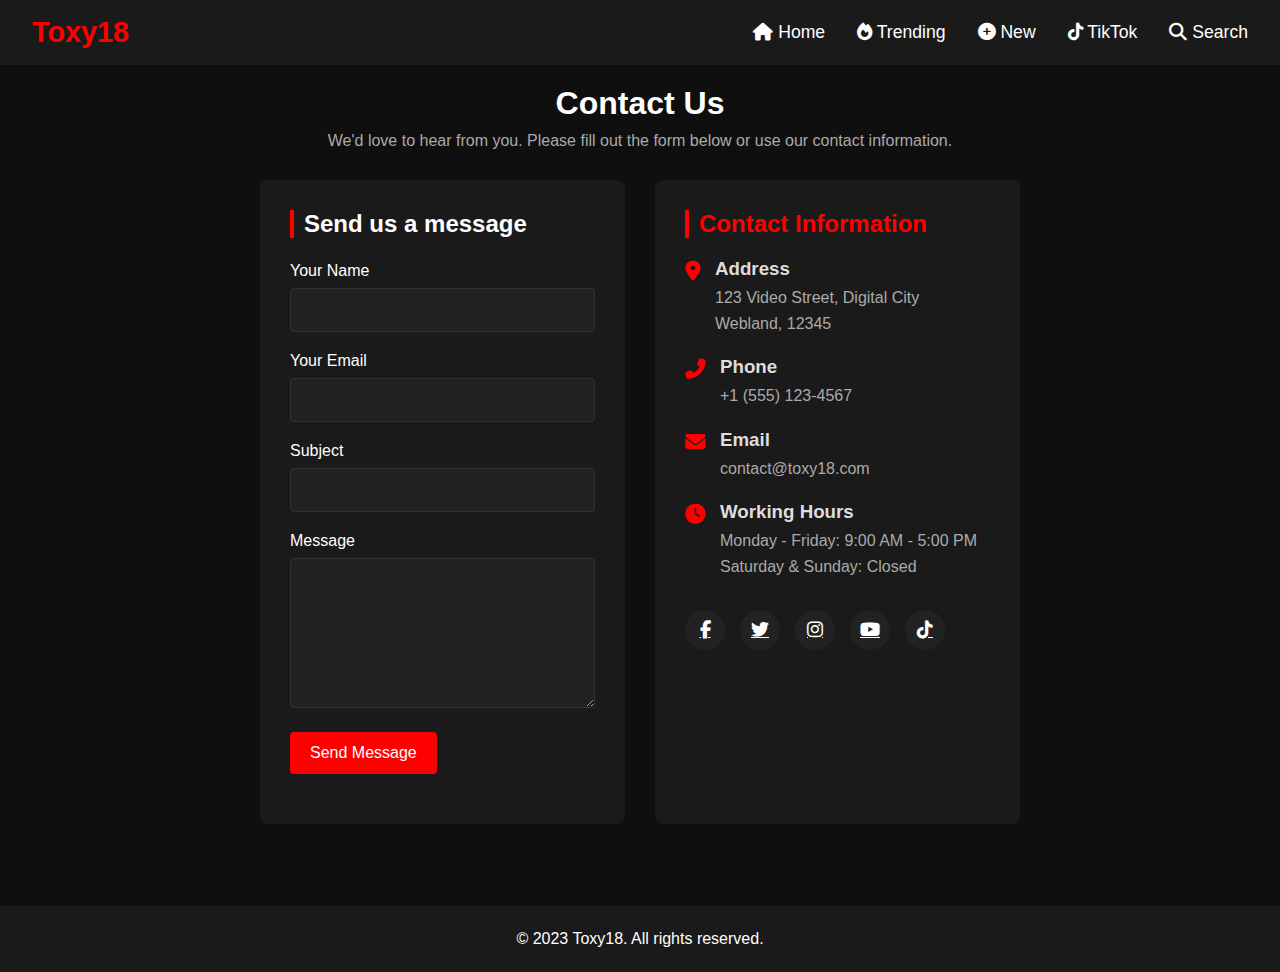
<file: contact.html>
<!DOCTYPE html>
<html lang="en">
<head>
    <meta charset="UTF-8">
    <meta name="viewport" content="width=device-width, initial-scale=1.0">
    <title>Contact Us - Toxy18</title>
    <link rel="stylesheet" href="css/style.css">
    <link rel="stylesheet" href="https://cdnjs.cloudflare.com/ajax/libs/font-awesome/6.4.0/css/all.min.css">
    <style>
        .contact-container {
            max-width: 800px;
            margin: 0 auto;
            padding: 20px;
        }
        
        .contact-header {
            margin-bottom: 30px;
            text-align: center;
        }
        
        .contact-header h1 {
            color: #fff;
            margin-bottom: 10px;
        }
        
        .contact-header p {
            color: #aaa;
        }
        
        .contact-content {
            display: flex;
            flex-wrap: wrap;
            gap: 30px;
            margin-bottom: 30px;
        }
        
        .contact-form {
            flex: 1;
            min-width: 300px;
            background-color: #1a1a1a;
            padding: 30px;
            border-radius: 8px;
        }
        
        .contact-info {
            flex: 1;
            min-width: 300px;
            background-color: #1a1a1a;
            padding: 30px;
            border-radius: 8px;
        }
        
        .form-group {
            margin-bottom: 20px;
        }
        
        .form-group label {
            display: block;
            margin-bottom: 8px;
            color: #fff;
        }
        
        .form-group input,
        .form-group textarea {
            width: 100%;
            padding: 12px;
            background-color: #222;
            border: 1px solid #333;
            border-radius: 4px;
            color: #fff;
            font-size: 16px;
        }
        
        .form-group textarea {
            min-height: 150px;
            resize: vertical;
        }
        
        .form-group input:focus,
        .form-group textarea:focus {
            border-color: #ff0000;
            outline: none;
        }
        
        .form-group button {
            padding: 12px 20px;
            background-color: #ff0000;
            color: #fff;
            border: none;
            border-radius: 4px;
            font-size: 16px;
            cursor: pointer;
            transition: background-color 0.3s;
        }
        
        .form-group button:hover {
            background-color: #cc0000;
        }
        
        .contact-info h2 {
            color: #ff0000;
            margin-bottom: 20px;
        }
        
        .contact-info-item {
            display: flex;
            align-items: flex-start;
            margin-bottom: 20px;
        }
        
        .contact-info-item i {
            color: #ff0000;
            font-size: 20px;
            margin-right: 15px;
            margin-top: 3px;
        }
        
        .contact-info-item .info {
            color: #ddd;
        }
        
        .contact-info-item .info h3 {
            margin-bottom: 5px;
        }
        
        .contact-info-item .info p {
            color: #aaa;
            line-height: 1.6;
        }
        
        .social-links {
            display: flex;
            gap: 15px;
            margin-top: 30px;
        }
        
        .social-links a {
            display: flex;
            justify-content: center;
            align-items: center;
            width: 40px;
            height: 40px;
            background-color: #222;
            color: #fff;
            border-radius: 50%;
            font-size: 18px;
            transition: background-color 0.3s;
        }
        
        .social-links a:hover {
            background-color: #ff0000;
        }
    </style>
</head>
<body>
    <!-- Navigation Bar -->
    <nav class="navbar">
        <div class="logo">
            <h1>Toxy18</h1>
        </div>
        <div class="nav-links">
            <a href="index.html"><i class="fas fa-home"></i> Home</a>
            <a href="trending.html"><i class="fas fa-fire"></i> Trending</a>
            <a href="new.html"><i class="fas fa-plus-circle"></i> New</a>
            <a href="tiktok.html"><i class="fab fa-tiktok"></i> TikTok</a>
            <a href="search.html"><i class="fas fa-search"></i> Search</a>
        </div>
        <div class="menu-btn">
            <i class="fas fa-bars"></i>
        </div>
    </nav>

    <!-- Contact Container -->
    <div class="contact-container">
        <div class="contact-header">
            <h1>Contact Us</h1>
            <p>We'd love to hear from you. Please fill out the form below or use our contact information.</p>
        </div>
        
        <div class="contact-content">
            <div class="contact-form">
                <h2>Send us a message</h2>
                <form id="contact-form">
                    <div class="form-group">
                        <label for="name">Your Name</label>
                        <input type="text" id="name" name="name" required>
                    </div>
                    
                    <div class="form-group">
                        <label for="email">Your Email</label>
                        <input type="email" id="email" name="email" required>
                    </div>
                    
                    <div class="form-group">
                        <label for="subject">Subject</label>
                        <input type="text" id="subject" name="subject" required>
                    </div>
                    
                    <div class="form-group">
                        <label for="message">Message</label>
                        <textarea id="message" name="message" required></textarea>
                    </div>
                    
                    <div class="form-group">
                        <button type="submit">Send Message</button>
                    </div>
                </form>
            </div>
            
            <div class="contact-info">
                <h2>Contact Information</h2>
                
                <div class="contact-info-item">
                    <i class="fas fa-map-marker-alt"></i>
                    <div class="info">
                        <h3>Address</h3>
                        <p>123 Video Street, Digital City<br>Webland, 12345</p>
                    </div>
                </div>
                
                <div class="contact-info-item">
                    <i class="fas fa-phone-alt"></i>
                    <div class="info">
                        <h3>Phone</h3>
                        <p>+1 (555) 123-4567</p>
                    </div>
                </div>
                
                <div class="contact-info-item">
                    <i class="fas fa-envelope"></i>
                    <div class="info">
                        <h3>Email</h3>
                        <p>contact@toxy18.com</p>
                    </div>
                </div>
                
                <div class="contact-info-item">
                    <i class="fas fa-clock"></i>
                    <div class="info">
                        <h3>Working Hours</h3>
                        <p>Monday - Friday: 9:00 AM - 5:00 PM<br>Saturday & Sunday: Closed</p>
                    </div>
                </div>
                
                <div class="social-links">
                    <a href="#"><i class="fab fa-facebook-f"></i></a>
                    <a href="#"><i class="fab fa-twitter"></i></a>
                    <a href="#"><i class="fab fa-instagram"></i></a>
                    <a href="#"><i class="fab fa-youtube"></i></a>
                    <a href="#"><i class="fab fa-tiktok"></i></a>
                </div>
            </div>
        </div>
    </div>

    <footer>
        <p>&copy; 2023 Toxy18. All rights reserved.</p>
    </footer>

    <script src="js/script.js"></script>
    <script>
        document.addEventListener('DOMContentLoaded', function() {
            // Mobile menu toggle
            const menuBtn = document.querySelector('.menu-btn');
            const navLinks = document.querySelector('.nav-links');

            if (menuBtn) {
                menuBtn.addEventListener('click', function() {
                    navLinks.classList.toggle('active');
                });
            }
            
            // Handle contact form submission
            const contactForm = document.getElementById('contact-form');
            if (contactForm) {
                contactForm.addEventListener('submit', function(e) {
                    e.preventDefault();
                    
                    // In a real application, you would send the form data to the server
                    // For now, we'll just show an alert
                    alert('Thank you for your message! We will get back to you soon.');
                    contactForm.reset();
                });
            }
        });
    </script>
</body>
</html>
</file>
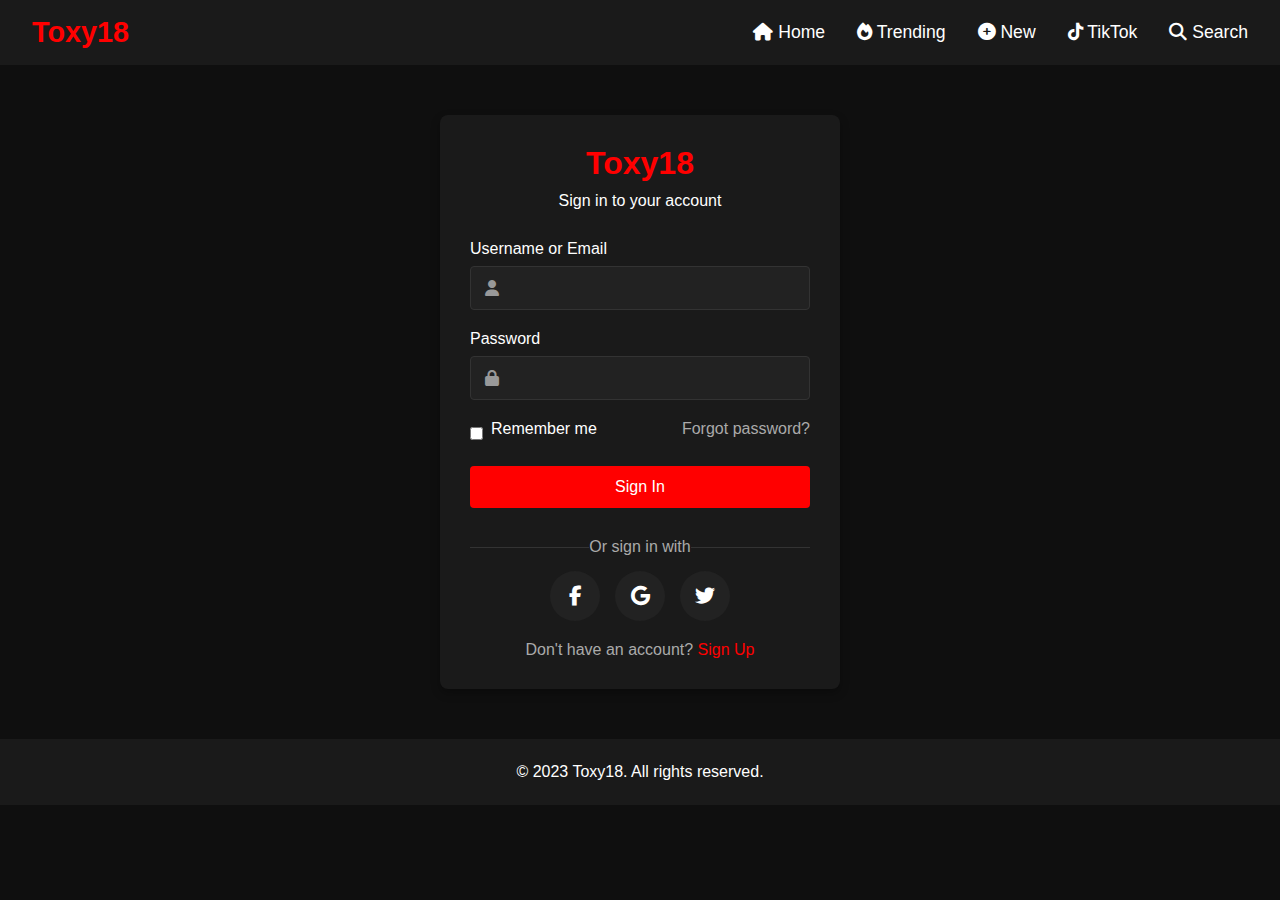
<file: login.html>
<!DOCTYPE html>
<html lang="en">
<head>
    <meta charset="UTF-8">
    <meta name="viewport" content="width=device-width, initial-scale=1.0">
    <title>Login - Toxy18</title>
    <link rel="stylesheet" href="css/style.css">
    <link rel="stylesheet" href="https://cdnjs.cloudflare.com/ajax/libs/font-awesome/6.4.0/css/all.min.css">
    <style>
        .auth-container {
            max-width: 400px;
            margin: 50px auto;
            padding: 30px;
            background-color: #1a1a1a;
            border-radius: 8px;
            box-shadow: 0 4px 10px rgba(0, 0, 0, 0.3);
        }
        
        .auth-header {
            text-align: center;
            margin-bottom: 30px;
        }
        
        .auth-header h1 {
            color: #ff0000;
            margin-bottom: 10px;
        }
        
        .auth-form .form-group {
            margin-bottom: 20px;
        }
        
        .auth-form label {
            display: block;
            margin-bottom: 8px;
            color: #fff;
        }
        
        .auth-form .input-group {
            position: relative;
        }
        
        .auth-form .input-group i {
            position: absolute;
            top: 50%;
            left: 15px;
            transform: translateY(-50%);
            color: #999;
        }
        
        .auth-form input {
            width: 100%;
            padding: 12px 15px 12px 45px;
            background-color: #222;
            border: 1px solid #333;
            border-radius: 4px;
            color: #fff;
            font-size: 16px;
        }
        
        .auth-form input:focus {
            border-color: #ff0000;
            outline: none;
        }
        
        .auth-form button {
            width: 100%;
            padding: 12px;
            background-color: #ff0000;
            color: #fff;
            border: none;
            border-radius: 4px;
            font-size: 16px;
            cursor: pointer;
            transition: background-color 0.3s;
        }
        
        .auth-form button:hover {
            background-color: #cc0000;
        }
        
        .auth-footer {
            text-align: center;
            margin-top: 20px;
            color: #aaa;
        }
        
        .auth-footer a {
            color: #ff0000;
            text-decoration: none;
        }
        
        .auth-footer a:hover {
            text-decoration: underline;
        }
        
        .auth-options {
            display: flex;
            justify-content: space-between;
            margin-bottom: 20px;
        }
        
        .remember-me {
            display: flex;
            align-items: center;
            color: #aaa;
        }
        
        .remember-me input {
            margin-right: 8px;
            width: auto;
            padding: 0;
        }
        
        .forgot-password a {
            color: #aaa;
            text-decoration: none;
        }
        
        .forgot-password a:hover {
            color: #ff0000;
        }
        
        .social-login {
            margin-top: 30px;
            text-align: center;
        }
        
        .social-login p {
            color: #aaa;
            margin-bottom: 15px;
            position: relative;
        }
        
        .social-login p::before,
        .social-login p::after {
            content: "";
            position: absolute;
            top: 50%;
            width: 35%;
            height: 1px;
            background-color: #333;
        }
        
        .social-login p::before {
            left: 0;
        }
        
        .social-login p::after {
            right: 0;
        }
        
        .social-buttons {
            display: flex;
            justify-content: center;
            gap: 15px;
        }
        
        .social-button {
            width: 50px;
            height: 50px;
            border-radius: 50%;
            display: flex;
            justify-content: center;
            align-items: center;
            background-color: #222;
            color: #fff;
            font-size: 20px;
            cursor: pointer;
            transition: background-color 0.3s;
        }
        
        .social-button.facebook:hover {
            background-color: #3b5998;
        }
        
        .social-button.google:hover {
            background-color: #db4437;
        }
        
        .social-button.twitter:hover {
            background-color: #1da1f2;
        }
    </style>
</head>
<body>
    <!-- Navigation Bar -->
    <nav class="navbar">
        <div class="logo">
            <h1>Toxy18</h1>
        </div>
        <div class="nav-links">
            <a href="index.html"><i class="fas fa-home"></i> Home</a>
            <a href="trending.html"><i class="fas fa-fire"></i> Trending</a>
            <a href="new.html"><i class="fas fa-plus-circle"></i> New</a>
            <a href="tiktok.html"><i class="fab fa-tiktok"></i> TikTok</a>
            <a href="search.html"><i class="fas fa-search"></i> Search</a>
        </div>
        <div class="menu-btn">
            <i class="fas fa-bars"></i>
        </div>
    </nav>

    <!-- Login Container -->
    <div class="auth-container">
        <div class="auth-header">
            <h1>Toxy18</h1>
            <p>Sign in to your account</p>
        </div>
        
        <form class="auth-form" id="login-form">
            <div class="form-group">
                <label for="username">Username or Email</label>
                <div class="input-group">
                    <i class="fas fa-user"></i>
                    <input type="text" id="username" name="username" required>
                </div>
            </div>
            
            <div class="form-group">
                <label for="password">Password</label>
                <div class="input-group">
                    <i class="fas fa-lock"></i>
                    <input type="password" id="password" name="password" required>
                </div>
            </div>
            
            <div class="auth-options">
                <div class="remember-me">
                    <input type="checkbox" id="remember" name="remember">
                    <label for="remember">Remember me</label>
                </div>
                <div class="forgot-password">
                    <a href="#">Forgot password?</a>
                </div>
            </div>
            
            <button type="submit">Sign In</button>
        </form>
        
        <div class="social-login">
            <p>Or sign in with</p>
            <div class="social-buttons">
                <div class="social-button facebook">
                    <i class="fab fa-facebook-f"></i>
                </div>
                <div class="social-button google">
                    <i class="fab fa-google"></i>
                </div>
                <div class="social-button twitter">
                    <i class="fab fa-twitter"></i>
                </div>
            </div>
        </div>
        
        <div class="auth-footer">
            <p>Don't have an account? <a href="register.html">Sign Up</a></p>
        </div>
    </div>

    <footer>
        <p>&copy; 2023 Toxy18. All rights reserved.</p>
    </footer>

    <script src="js/script.js"></script>
    <script>
        document.addEventListener('DOMContentLoaded', function() {
            // Mobile menu toggle
            const menuBtn = document.querySelector('.menu-btn');
            const navLinks = document.querySelector('.nav-links');

            if (menuBtn) {
                menuBtn.addEventListener('click', function() {
                    navLinks.classList.toggle('active');
                });
            }
            
            // Handle login form submission
            const loginForm = document.getElementById('login-form');
            if (loginForm) {
                loginForm.addEventListener('submit', function(e) {
                    e.preventDefault();
                    
                    const username = document.getElementById('username').value;
                    const password = document.getElementById('password').value;
                    
                    // In a real application, you would send these credentials to the server for validation
                    // For now, we'll use a simple check
                    if (username && password) {
                        // Redirect to profile page
                        window.location.href = 'profile.html';
                    } else {
                        alert('Please enter both username and password.');
                    }
                });
            }
            
            // Handle social login buttons
            const socialButtons = document.querySelectorAll('.social-button');
            socialButtons.forEach(button => {
                button.addEventListener('click', function() {
                    // In a real application, you would implement OAuth authentication
                    // For now, we'll just show an alert
                    alert('Social login is not implemented in this demo.');
                });
            });
        });
    </script>
</body>
</html>
</file>
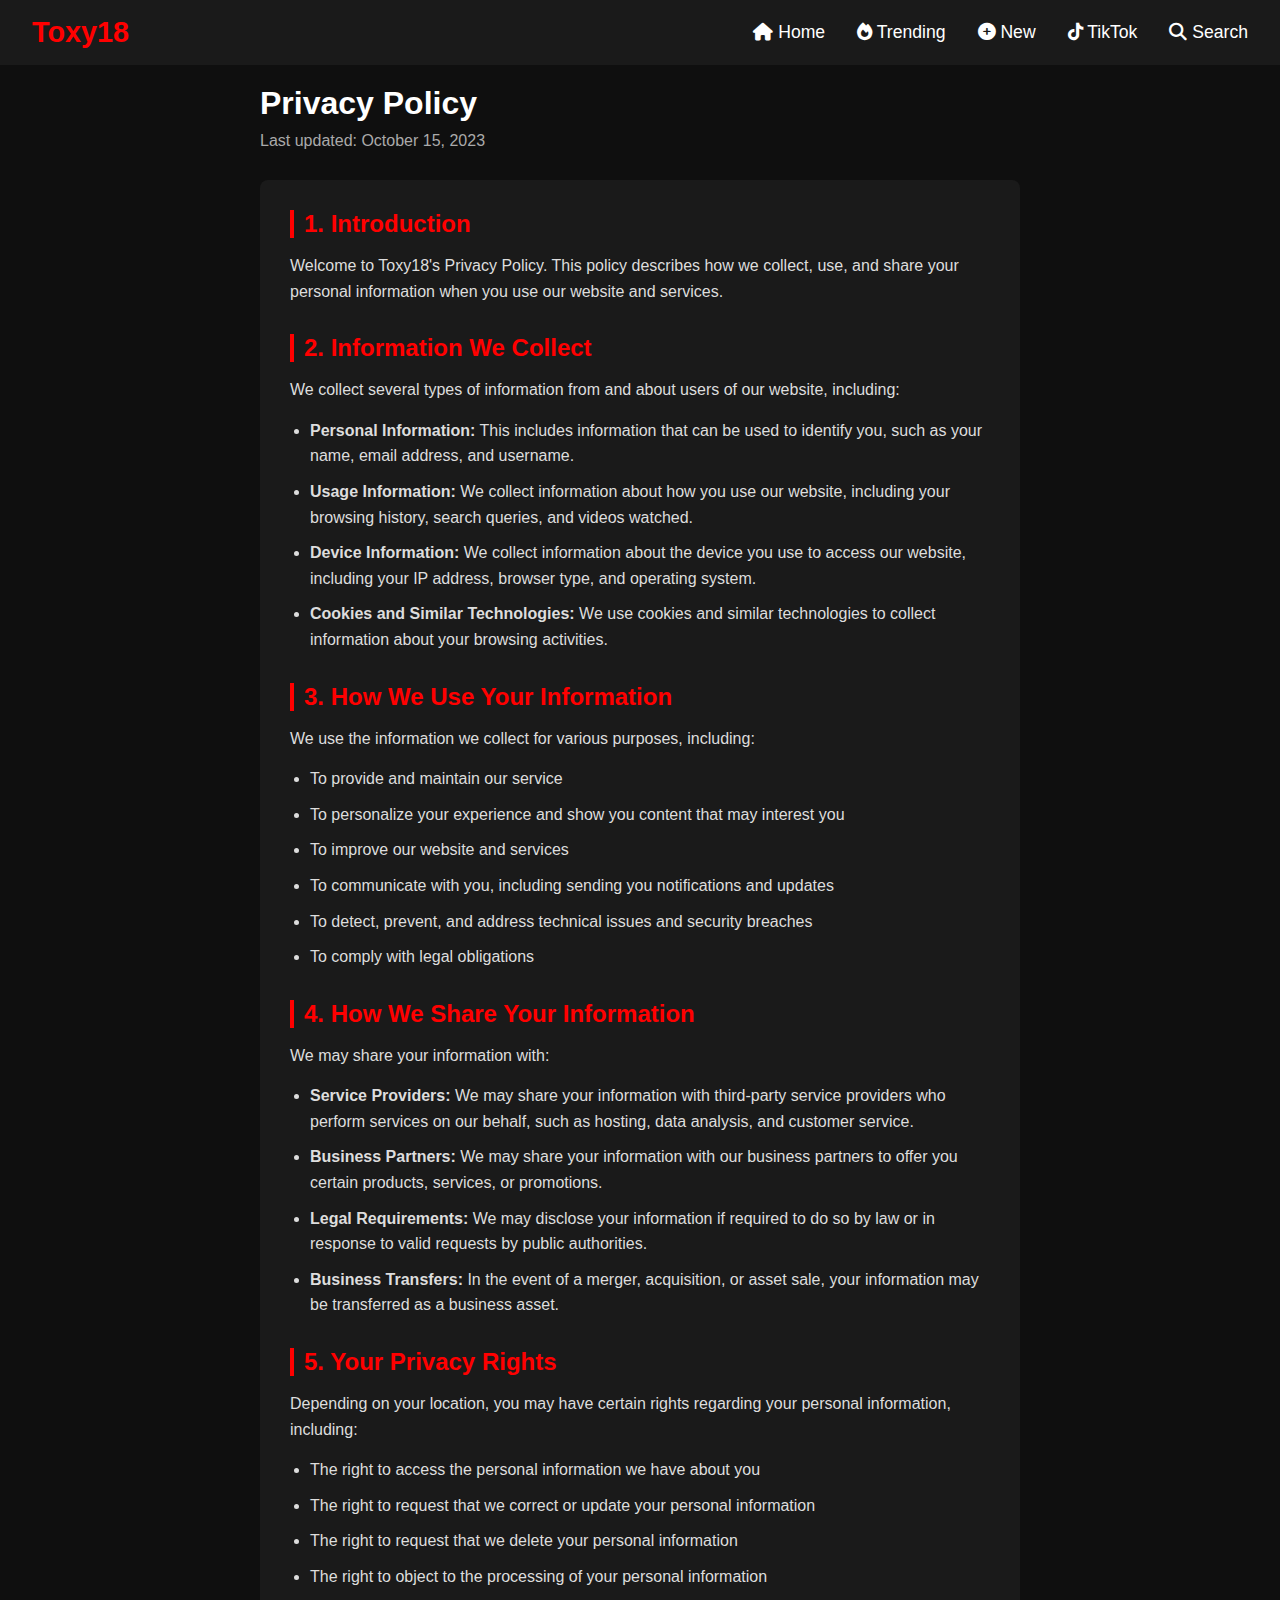
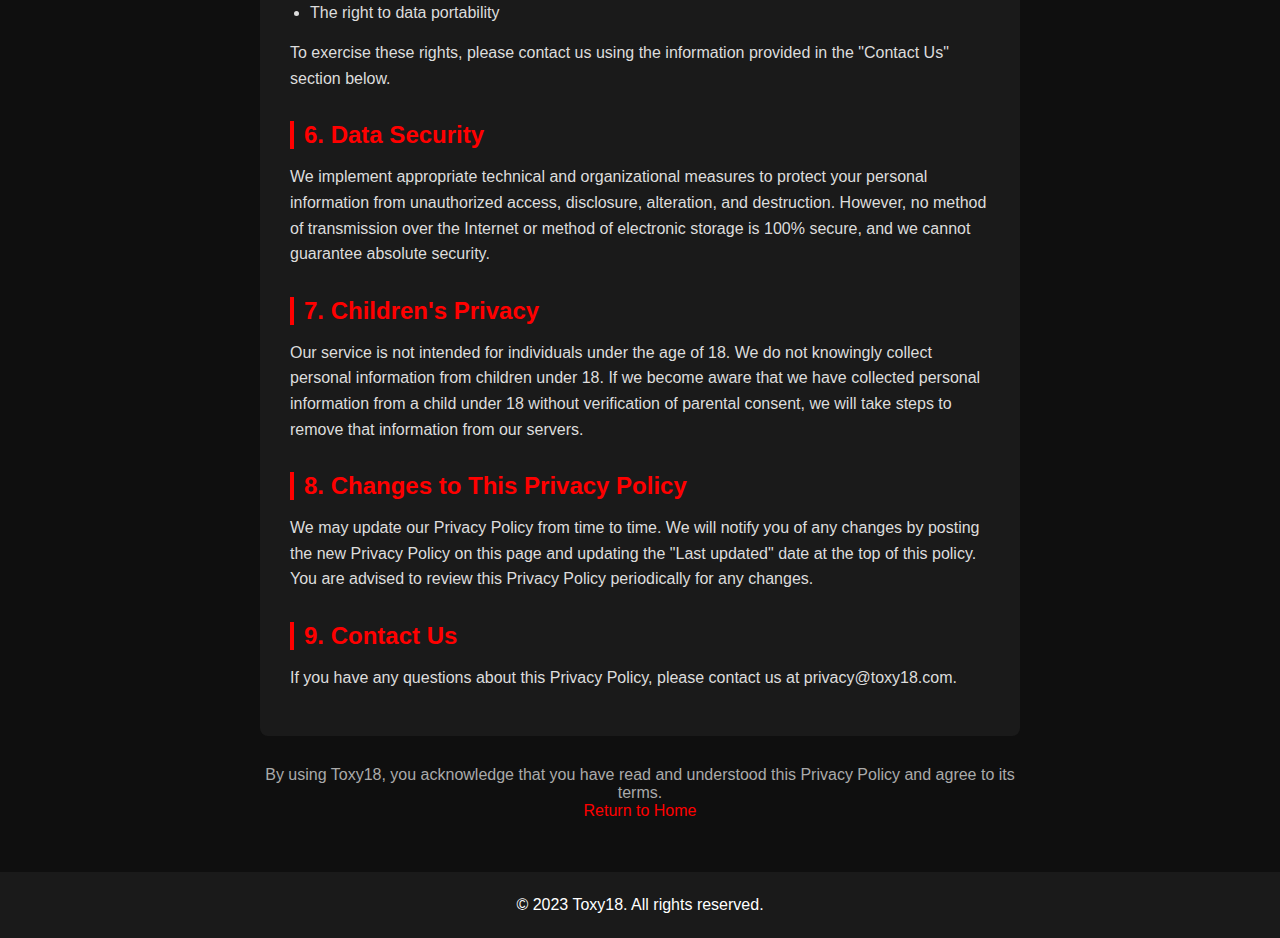
<file: privacy.html>
<!DOCTYPE html>
<html lang="en">
<head>
    <meta charset="UTF-8">
    <meta name="viewport" content="width=device-width, initial-scale=1.0">
    <title>Privacy Policy - Toxy18</title>
    <link rel="stylesheet" href="css/style.css">
    <link rel="stylesheet" href="https://cdnjs.cloudflare.com/ajax/libs/font-awesome/6.4.0/css/all.min.css">
    <style>
        .privacy-container {
            max-width: 800px;
            margin: 0 auto;
            padding: 20px;
        }
        
        .privacy-header {
            margin-bottom: 30px;
        }
        
        .privacy-header h1 {
            color: #fff;
            margin-bottom: 10px;
        }
        
        .privacy-header p {
            color: #aaa;
        }
        
        .privacy-content {
            background-color: #1a1a1a;
            padding: 30px;
            border-radius: 8px;
            margin-bottom: 30px;
        }
        
        .privacy-content h2 {
            color: #ff0000;
            margin-top: 30px;
            margin-bottom: 15px;
        }
        
        .privacy-content h2:first-child {
            margin-top: 0;
        }
        
        .privacy-content p {
            color: #ddd;
            margin-bottom: 15px;
            line-height: 1.6;
        }
        
        .privacy-content ul {
            color: #ddd;
            margin-bottom: 15px;
            padding-left: 20px;
        }
        
        .privacy-content li {
            margin-bottom: 10px;
            line-height: 1.6;
        }
        
        .privacy-footer {
            text-align: center;
            margin-top: 30px;
            color: #aaa;
        }
        
        .privacy-footer a {
            color: #ff0000;
            text-decoration: none;
        }
        
        .privacy-footer a:hover {
            text-decoration: underline;
        }
    </style>
</head>
<body>
    <!-- Navigation Bar -->
    <nav class="navbar">
        <div class="logo">
            <h1>Toxy18</h1>
        </div>
        <div class="nav-links">
            <a href="index.html"><i class="fas fa-home"></i> Home</a>
            <a href="trending.html"><i class="fas fa-fire"></i> Trending</a>
            <a href="new.html"><i class="fas fa-plus-circle"></i> New</a>
            <a href="tiktok.html"><i class="fab fa-tiktok"></i> TikTok</a>
            <a href="search.html"><i class="fas fa-search"></i> Search</a>
        </div>
        <div class="menu-btn">
            <i class="fas fa-bars"></i>
        </div>
    </nav>

    <!-- Privacy Container -->
    <div class="privacy-container">
        <div class="privacy-header">
            <h1>Privacy Policy</h1>
            <p>Last updated: October 15, 2023</p>
        </div>
        
        <div class="privacy-content">
            <h2>1. Introduction</h2>
            <p>Welcome to Toxy18's Privacy Policy. This policy describes how we collect, use, and share your personal information when you use our website and services.</p>
            
            <h2>2. Information We Collect</h2>
            <p>We collect several types of information from and about users of our website, including:</p>
            <ul>
                <li><strong>Personal Information:</strong> This includes information that can be used to identify you, such as your name, email address, and username.</li>
                <li><strong>Usage Information:</strong> We collect information about how you use our website, including your browsing history, search queries, and videos watched.</li>
                <li><strong>Device Information:</strong> We collect information about the device you use to access our website, including your IP address, browser type, and operating system.</li>
                <li><strong>Cookies and Similar Technologies:</strong> We use cookies and similar technologies to collect information about your browsing activities.</li>
            </ul>
            
            <h2>3. How We Use Your Information</h2>
            <p>We use the information we collect for various purposes, including:</p>
            <ul>
                <li>To provide and maintain our service</li>
                <li>To personalize your experience and show you content that may interest you</li>
                <li>To improve our website and services</li>
                <li>To communicate with you, including sending you notifications and updates</li>
                <li>To detect, prevent, and address technical issues and security breaches</li>
                <li>To comply with legal obligations</li>
            </ul>
            
            <h2>4. How We Share Your Information</h2>
            <p>We may share your information with:</p>
            <ul>
                <li><strong>Service Providers:</strong> We may share your information with third-party service providers who perform services on our behalf, such as hosting, data analysis, and customer service.</li>
                <li><strong>Business Partners:</strong> We may share your information with our business partners to offer you certain products, services, or promotions.</li>
                <li><strong>Legal Requirements:</strong> We may disclose your information if required to do so by law or in response to valid requests by public authorities.</li>
                <li><strong>Business Transfers:</strong> In the event of a merger, acquisition, or asset sale, your information may be transferred as a business asset.</li>
            </ul>
            
            <h2>5. Your Privacy Rights</h2>
            <p>Depending on your location, you may have certain rights regarding your personal information, including:</p>
            <ul>
                <li>The right to access the personal information we have about you</li>
                <li>The right to request that we correct or update your personal information</li>
                <li>The right to request that we delete your personal information</li>
                <li>The right to object to the processing of your personal information</li>
                <li>The right to data portability</li>
            </ul>
            <p>To exercise these rights, please contact us using the information provided in the "Contact Us" section below.</p>
            
            <h2>6. Data Security</h2>
            <p>We implement appropriate technical and organizational measures to protect your personal information from unauthorized access, disclosure, alteration, and destruction. However, no method of transmission over the Internet or method of electronic storage is 100% secure, and we cannot guarantee absolute security.</p>
            
            <h2>7. Children's Privacy</h2>
            <p>Our service is not intended for individuals under the age of 18. We do not knowingly collect personal information from children under 18. If we become aware that we have collected personal information from a child under 18 without verification of parental consent, we will take steps to remove that information from our servers.</p>
            
            <h2>8. Changes to This Privacy Policy</h2>
            <p>We may update our Privacy Policy from time to time. We will notify you of any changes by posting the new Privacy Policy on this page and updating the "Last updated" date at the top of this policy. You are advised to review this Privacy Policy periodically for any changes.</p>
            
            <h2>9. Contact Us</h2>
            <p>If you have any questions about this Privacy Policy, please contact us at privacy@toxy18.com.</p>
        </div>
        
        <div class="privacy-footer">
            <p>By using Toxy18, you acknowledge that you have read and understood this Privacy Policy and agree to its terms.</p>
            <p><a href="index.html">Return to Home</a></p>
        </div>
    </div>

    <footer>
        <p>&copy; 2023 Toxy18. All rights reserved.</p>
    </footer>

    <script src="js/script.js"></script>
    <script>
        document.addEventListener('DOMContentLoaded', function() {
            // Mobile menu toggle
            const menuBtn = document.querySelector('.menu-btn');
            const navLinks = document.querySelector('.nav-links');

            if (menuBtn) {
                menuBtn.addEventListener('click', function() {
                    navLinks.classList.toggle('active');
                });
            }
        });
    </script>
</body>
</html>
</file>
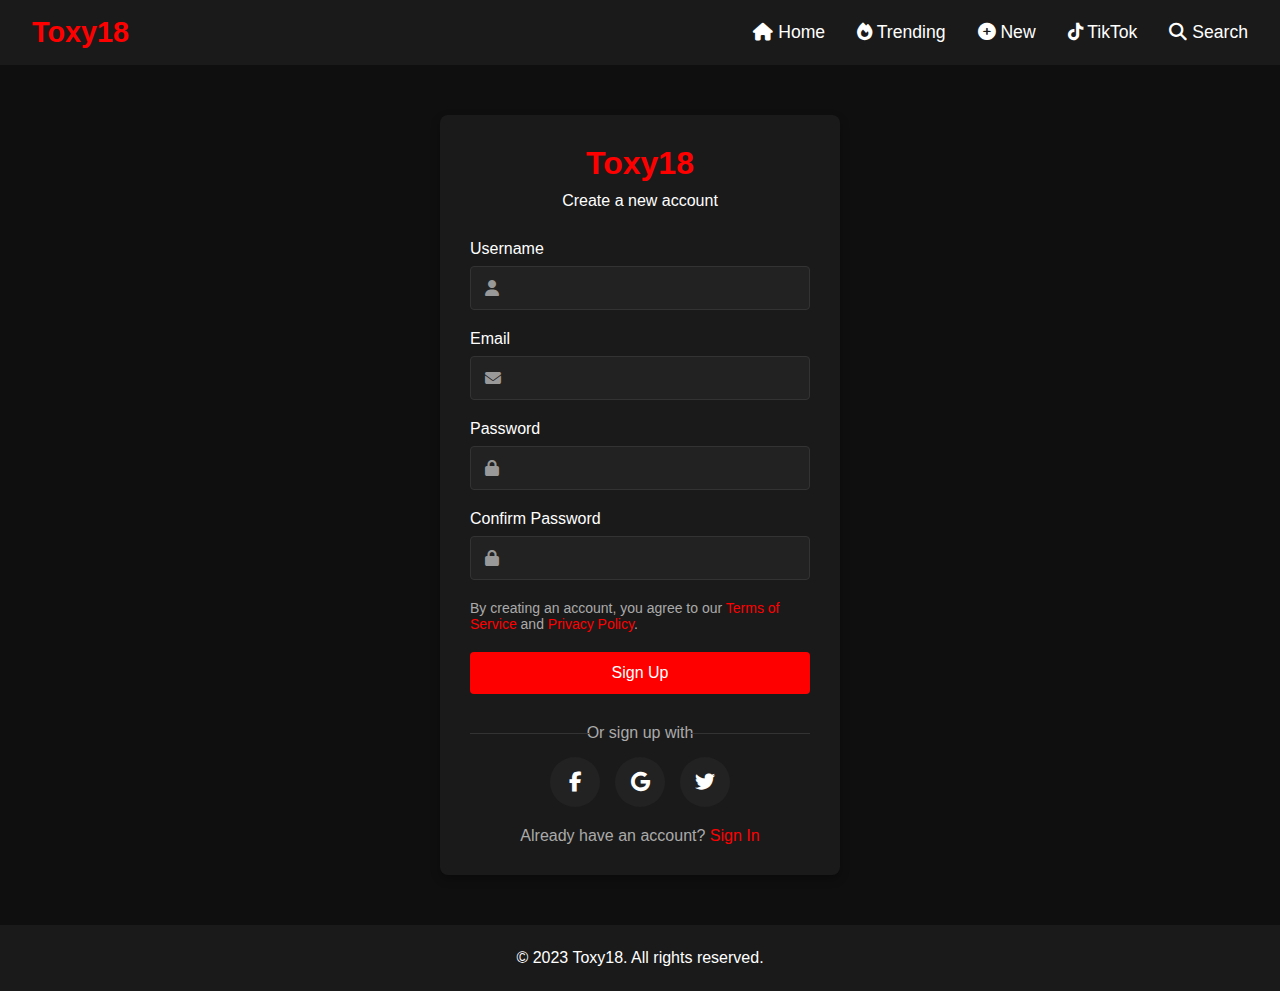
<file: register.html>
<!DOCTYPE html>
<html lang="en">
<head>
    <meta charset="UTF-8">
    <meta name="viewport" content="width=device-width, initial-scale=1.0">
    <title>Register - Toxy18</title>
    <link rel="stylesheet" href="css/style.css">
    <link rel="stylesheet" href="https://cdnjs.cloudflare.com/ajax/libs/font-awesome/6.4.0/css/all.min.css">
    <style>
        .auth-container {
            max-width: 400px;
            margin: 50px auto;
            padding: 30px;
            background-color: #1a1a1a;
            border-radius: 8px;
            box-shadow: 0 4px 10px rgba(0, 0, 0, 0.3);
        }
        
        .auth-header {
            text-align: center;
            margin-bottom: 30px;
        }
        
        .auth-header h1 {
            color: #ff0000;
            margin-bottom: 10px;
        }
        
        .auth-form .form-group {
            margin-bottom: 20px;
        }
        
        .auth-form label {
            display: block;
            margin-bottom: 8px;
            color: #fff;
        }
        
        .auth-form .input-group {
            position: relative;
        }
        
        .auth-form .input-group i {
            position: absolute;
            top: 50%;
            left: 15px;
            transform: translateY(-50%);
            color: #999;
        }
        
        .auth-form input {
            width: 100%;
            padding: 12px 15px 12px 45px;
            background-color: #222;
            border: 1px solid #333;
            border-radius: 4px;
            color: #fff;
            font-size: 16px;
        }
        
        .auth-form input:focus {
            border-color: #ff0000;
            outline: none;
        }
        
        .auth-form button {
            width: 100%;
            padding: 12px;
            background-color: #ff0000;
            color: #fff;
            border: none;
            border-radius: 4px;
            font-size: 16px;
            cursor: pointer;
            transition: background-color 0.3s;
        }
        
        .auth-form button:hover {
            background-color: #cc0000;
        }
        
        .auth-footer {
            text-align: center;
            margin-top: 20px;
            color: #aaa;
        }
        
        .auth-footer a {
            color: #ff0000;
            text-decoration: none;
        }
        
        .auth-footer a:hover {
            text-decoration: underline;
        }
        
        .terms {
            margin-bottom: 20px;
            color: #aaa;
            font-size: 14px;
        }
        
        .terms a {
            color: #ff0000;
            text-decoration: none;
        }
        
        .terms a:hover {
            text-decoration: underline;
        }
        
        .social-login {
            margin-top: 30px;
            text-align: center;
        }
        
        .social-login p {
            color: #aaa;
            margin-bottom: 15px;
            position: relative;
        }
        
        .social-login p::before,
        .social-login p::after {
            content: "";
            position: absolute;
            top: 50%;
            width: 35%;
            height: 1px;
            background-color: #333;
        }
        
        .social-login p::before {
            left: 0;
        }
        
        .social-login p::after {
            right: 0;
        }
        
        .social-buttons {
            display: flex;
            justify-content: center;
            gap: 15px;
        }
        
        .social-button {
            width: 50px;
            height: 50px;
            border-radius: 50%;
            display: flex;
            justify-content: center;
            align-items: center;
            background-color: #222;
            color: #fff;
            font-size: 20px;
            cursor: pointer;
            transition: background-color 0.3s;
        }
        
        .social-button.facebook:hover {
            background-color: #3b5998;
        }
        
        .social-button.google:hover {
            background-color: #db4437;
        }
        
        .social-button.twitter:hover {
            background-color: #1da1f2;
        }
    </style>
</head>
<body>
    <!-- Navigation Bar -->
    <nav class="navbar">
        <div class="logo">
            <h1>Toxy18</h1>
        </div>
        <div class="nav-links">
            <a href="index.html"><i class="fas fa-home"></i> Home</a>
            <a href="trending.html"><i class="fas fa-fire"></i> Trending</a>
            <a href="new.html"><i class="fas fa-plus-circle"></i> New</a>
            <a href="tiktok.html"><i class="fab fa-tiktok"></i> TikTok</a>
            <a href="search.html"><i class="fas fa-search"></i> Search</a>
        </div>
        <div class="menu-btn">
            <i class="fas fa-bars"></i>
        </div>
    </nav>

    <!-- Register Container -->
    <div class="auth-container">
        <div class="auth-header">
            <h1>Toxy18</h1>
            <p>Create a new account</p>
        </div>
        
        <form class="auth-form" id="register-form">
            <div class="form-group">
                <label for="username">Username</label>
                <div class="input-group">
                    <i class="fas fa-user"></i>
                    <input type="text" id="username" name="username" required>
                </div>
            </div>
            
            <div class="form-group">
                <label for="email">Email</label>
                <div class="input-group">
                    <i class="fas fa-envelope"></i>
                    <input type="email" id="email" name="email" required>
                </div>
            </div>
            
            <div class="form-group">
                <label for="password">Password</label>
                <div class="input-group">
                    <i class="fas fa-lock"></i>
                    <input type="password" id="password" name="password" required>
                </div>
            </div>
            
            <div class="form-group">
                <label for="confirm-password">Confirm Password</label>
                <div class="input-group">
                    <i class="fas fa-lock"></i>
                    <input type="password" id="confirm-password" name="confirm-password" required>
                </div>
            </div>
            
            <div class="terms">
                <p>By creating an account, you agree to our <a href="#">Terms of Service</a> and <a href="#">Privacy Policy</a>.</p>
            </div>
            
            <button type="submit">Sign Up</button>
        </form>
        
        <div class="social-login">
            <p>Or sign up with</p>
            <div class="social-buttons">
                <div class="social-button facebook">
                    <i class="fab fa-facebook-f"></i>
                </div>
                <div class="social-button google">
                    <i class="fab fa-google"></i>
                </div>
                <div class="social-button twitter">
                    <i class="fab fa-twitter"></i>
                </div>
            </div>
        </div>
        
        <div class="auth-footer">
            <p>Already have an account? <a href="login.html">Sign In</a></p>
        </div>
    </div>

    <footer>
        <p>&copy; 2023 Toxy18. All rights reserved.</p>
    </footer>

    <script src="js/script.js"></script>
    <script>
        document.addEventListener('DOMContentLoaded', function() {
            // Mobile menu toggle
            const menuBtn = document.querySelector('.menu-btn');
            const navLinks = document.querySelector('.nav-links');

            if (menuBtn) {
                menuBtn.addEventListener('click', function() {
                    navLinks.classList.toggle('active');
                });
            }
            
            // Handle register form submission
            const registerForm = document.getElementById('register-form');
            if (registerForm) {
                registerForm.addEventListener('submit', function(e) {
                    e.preventDefault();
                    
                    const username = document.getElementById('username').value;
                    const email = document.getElementById('email').value;
                    const password = document.getElementById('password').value;
                    const confirmPassword = document.getElementById('confirm-password').value;
                    
                    // Validate form
                    if (!username || !email || !password || !confirmPassword) {
                        alert('Please fill in all fields.');
                        return;
                    }
                    
                    if (password !== confirmPassword) {
                        alert('Passwords do not match.');
                        return;
                    }
                    
                    // In a real application, you would send the form data to the server
                    // For now, we'll just redirect to the login page
                    alert('Account created successfully! Please log in.');
                    window.location.href = 'login.html';
                });
            }
            
            // Handle social signup buttons
            const socialButtons = document.querySelectorAll('.social-button');
            socialButtons.forEach(button => {
                button.addEventListener('click', function() {
                    // In a real application, you would implement OAuth authentication
                    // For now, we'll just show an alert
                    alert('Social signup is not implemented in this demo.');
                });
            });
        });
    </script>
</body>
</html>
</file>
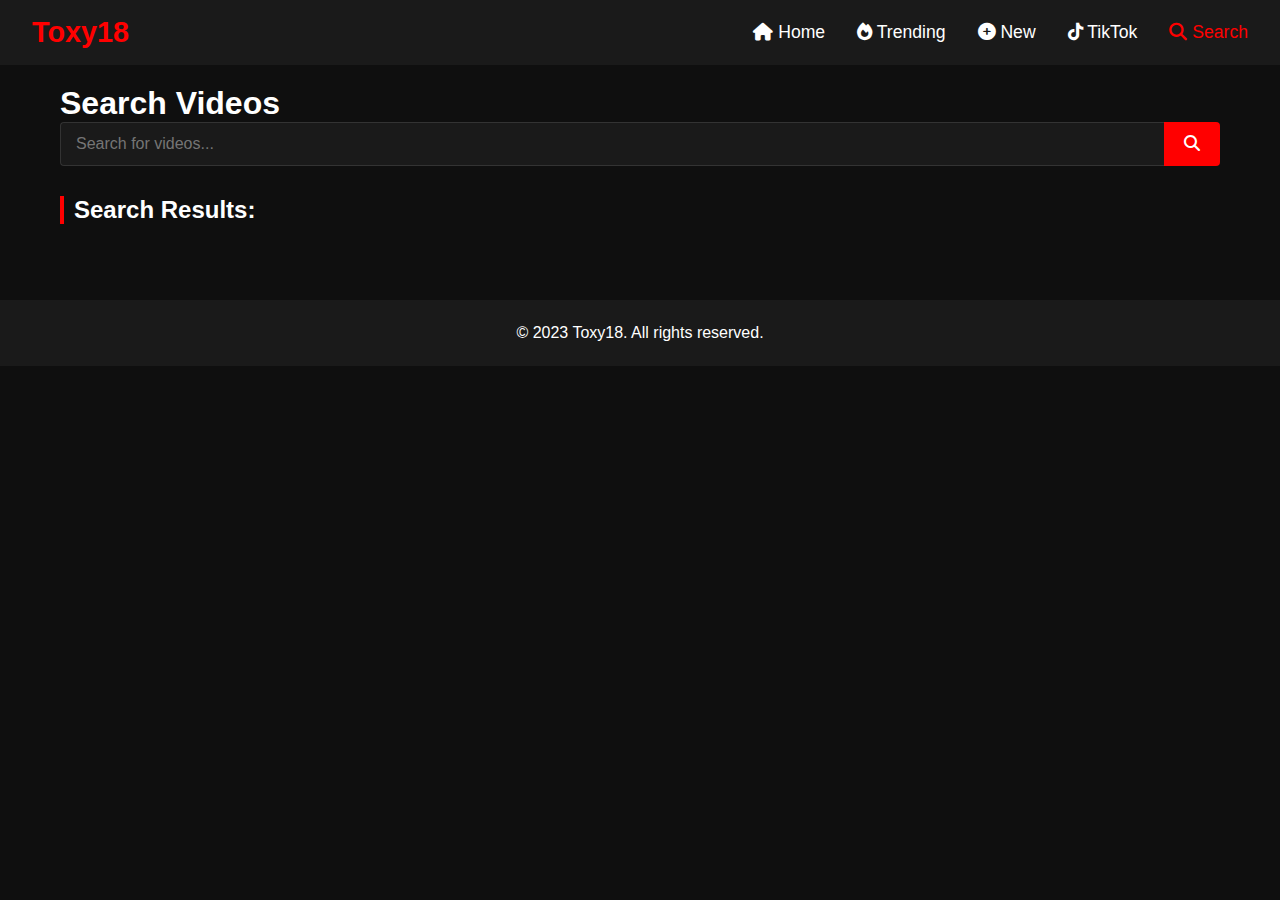
<file: search.html>
<!DOCTYPE html>
<html lang="en">
<head>
    <meta charset="UTF-8">
    <meta name="viewport" content="width=device-width, initial-scale=1.0">
    <title>Search Results - Toxy18</title>
    <link rel="stylesheet" href="css/style.css">
    <link rel="stylesheet" href="https://cdnjs.cloudflare.com/ajax/libs/font-awesome/6.4.0/css/all.min.css">
    <style>
        .search-container {
            max-width: 1200px;
            margin: 0 auto;
            padding: 20px;
        }
        
        .search-header {
            margin-bottom: 30px;
        }
        
        .search-form {
            display: flex;
            margin-bottom: 20px;
        }
        
        .search-input {
            flex: 1;
            padding: 12px 15px;
            border: 1px solid #333;
            border-right: none;
            border-radius: 4px 0 0 4px;
            background-color: #1a1a1a;
            color: #fff;
            font-size: 16px;
        }
        
        .search-btn {
            padding: 12px 20px;
            background-color: #ff0000;
            color: #fff;
            border: none;
            border-radius: 0 4px 4px 0;
            cursor: pointer;
            font-size: 16px;
        }
        
        .search-results {
            margin-top: 20px;
        }
        
        .no-results {
            text-align: center;
            padding: 50px 0;
            color: #aaa;
        }
        
        .no-results i {
            font-size: 48px;
            margin-bottom: 20px;
            color: #555;
        }
        
        .no-results h2 {
            margin-bottom: 10px;
            color: #fff;
        }
        
        .no-results p {
            font-size: 16px;
        }
    </style>
</head>
<body>
    <!-- Navigation Bar -->
    <nav class="navbar">
        <div class="logo">
            <h1>Toxy18</h1>
        </div>
        <div class="nav-links">
            <a href="index.html"><i class="fas fa-home"></i> Home</a>
            <a href="trending.html"><i class="fas fa-fire"></i> Trending</a>
            <a href="new.html"><i class="fas fa-plus-circle"></i> New</a>
            <a href="tiktok.html"><i class="fab fa-tiktok"></i> TikTok</a>
            <a href="search.html" class="active"><i class="fas fa-search"></i> Search</a>
        </div>
        <div class="menu-btn">
            <i class="fas fa-bars"></i>
        </div>
    </nav>

    <!-- Search Container -->
    <div class="search-container">
        <div class="search-header">
            <h1>Search Videos</h1>
            <form class="search-form" id="search-form">
                <input type="text" class="search-input" id="search-input" placeholder="Search for videos..." required>
                <button type="submit" class="search-btn"><i class="fas fa-search"></i></button>
            </form>
        </div>
        
        <div class="search-results">
            <h2>Search Results: <span id="search-query-display"></span></h2>
            <div class="video-grid" id="search-results-grid">
                <!-- Search results will be dynamically loaded here -->
            </div>
            
            <div class="no-results" id="no-results" style="display: none;">
                <i class="fas fa-search"></i>
                <h2>No results found</h2>
                <p>Try different keywords or check your spelling</p>
            </div>
        </div>
    </div>

    <footer>
        <p>&copy; 2023 Toxy18. All rights reserved.</p>
    </footer>

    <script src="js/script.js"></script>
    <script>
        document.addEventListener('DOMContentLoaded', function() {
            // Mobile menu toggle
            const menuBtn = document.querySelector('.menu-btn');
            const navLinks = document.querySelector('.nav-links');

            if (menuBtn) {
                menuBtn.addEventListener('click', function() {
                    navLinks.classList.toggle('active');
                });
            }
            
            // Get search query from URL parameter
            const urlParams = new URLSearchParams(window.location.search);
            const searchQuery = urlParams.get('q');
            
            if (searchQuery) {
                // Set the search input value
                const searchInput = document.getElementById('search-input');
                if (searchInput) {
                    searchInput.value = searchQuery;
                }
                
                // Display the search query
                const searchQueryDisplay = document.getElementById('search-query-display');
                if (searchQueryDisplay) {
                    searchQueryDisplay.textContent = `"${searchQuery}"`;
                }
                
                // Perform search
                performSearch(searchQuery);
            }
            
            // Set up search form submission
            const searchForm = document.getElementById('search-form');
            if (searchForm) {
                searchForm.addEventListener('submit', function(e) {
                    e.preventDefault();
                    
                    const searchInput = document.getElementById('search-input');
                    if (searchInput && searchInput.value.trim()) {
                        // Redirect to search page with query parameter
                        window.location.href = `search.html?q=${encodeURIComponent(searchInput.value.trim())}`;
                    }
                });
            }
        });
        
        function performSearch(query) {
            // In a real application, you would send a request to the server to search for videos
            // For now, we'll use sample data and filter based on the query
            const sampleVideos = [
                {
                    id: 1,
                    title: 'Amazing Nature Video',
                    thumbnail: 'https://via.placeholder.com/300x169',
                    directLink: 'https://example.com/video1',
                    date: '2023-10-15',
                    description: 'Explore the beauty of nature in this stunning video.'
                },
                {
                    id: 2,
                    title: 'Music Video 2023',
                    thumbnail: 'https://via.placeholder.com/300x169',
                    directLink: 'https://example.com/video2',
                    date: '2023-10-14',
                    description: 'The latest music video from top artists.'
                },
                {
                    id: 3,
                    title: 'Gaming Highlights',
                    thumbnail: 'https://via.placeholder.com/300x169',
                    directLink: 'https://example.com/video3',
                    date: '2023-10-13',
                    description: 'Watch the best gaming moments of the week.'
                },
                {
                    id: 4,
                    title: 'Cooking Tutorial',
                    thumbnail: 'https://via.placeholder.com/300x169',
                    directLink: 'https://example.com/video4',
                    date: '2023-10-12',
                    description: 'Learn how to cook delicious meals with this tutorial.'
                },
                {
                    id: 5,
                    title: 'Travel Vlog: Paris',
                    thumbnail: 'https://via.placeholder.com/300x169',
                    directLink: 'https://example.com/video5',
                    date: '2023-10-11',
                    description: 'Join me as I explore the beautiful city of Paris.'
                },
                {
                    id: 6,
                    title: 'Fitness Workout Routine',
                    thumbnail: 'https://via.placeholder.com/300x169',
                    directLink: 'https://example.com/video6',
                    date: '2023-10-10',
                    description: 'A complete workout routine for beginners.'
                }
            ];
            
            // Filter videos based on search query
            const searchResults = sampleVideos.filter(video => {
                const lowerCaseQuery = query.toLowerCase();
                return (
                    video.title.toLowerCase().includes(lowerCaseQuery) ||
                    video.description.toLowerCase().includes(lowerCaseQuery)
                );
            });
            
            // Display search results
            const searchResultsGrid = document.getElementById('search-results-grid');
            const noResults = document.getElementById('no-results');
            
            if (searchResultsGrid) {
                // Clear previous results
                searchResultsGrid.innerHTML = '';
                
                if (searchResults.length > 0) {
                    // Show results
                    searchResults.forEach(video => {
                        searchResultsGrid.appendChild(createVideoCard(video));
                    });
                    
                    // Hide no results message
                    if (noResults) {
                        noResults.style.display = 'none';
                    }
                } else {
                    // Show no results message
                    if (noResults) {
                        noResults.style.display = 'block';
                    }
                }
            }
        }
    </script>
</body>
</html>
</file>
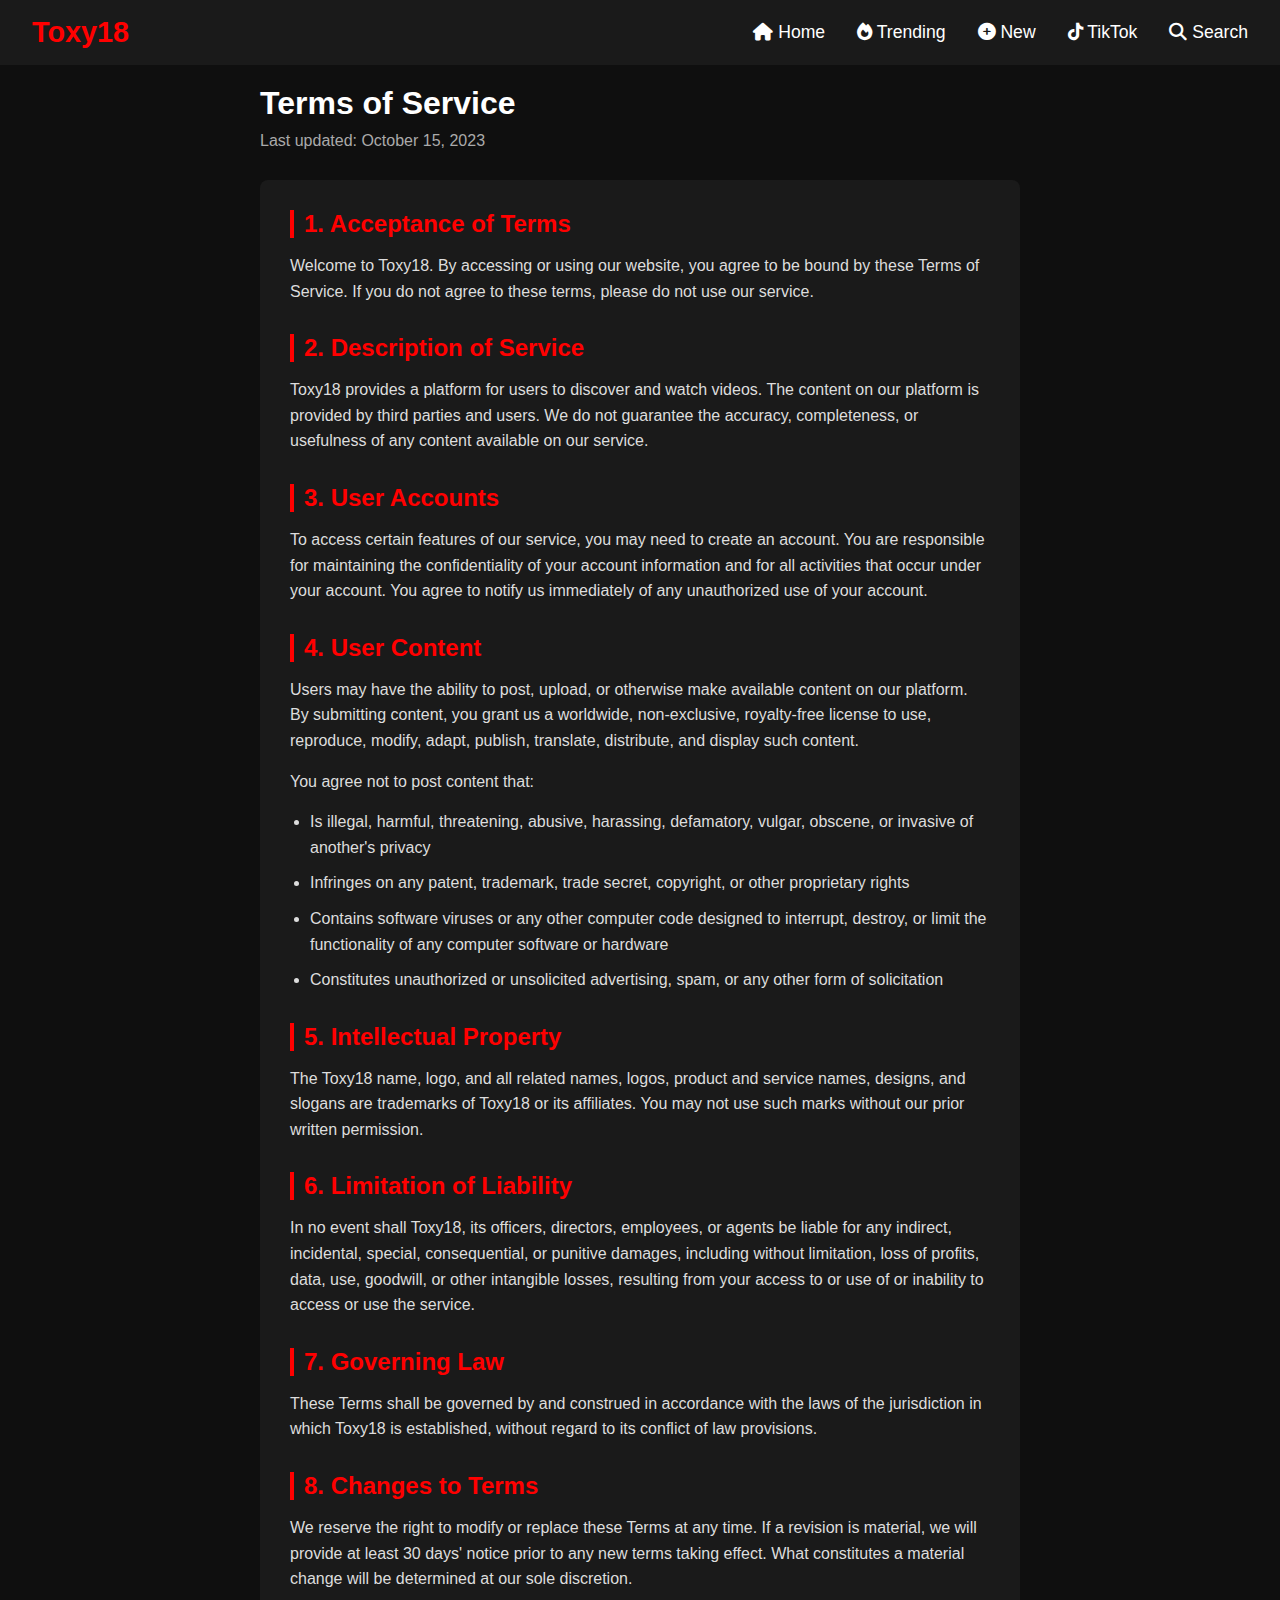
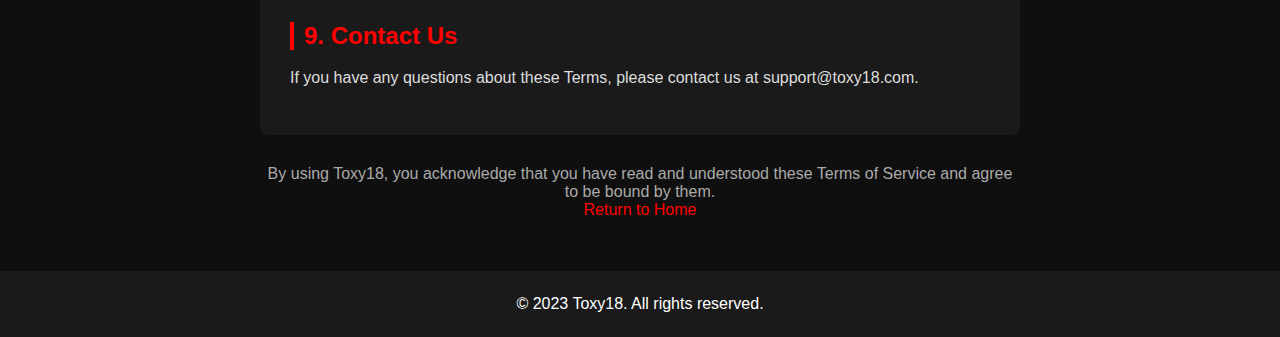
<file: terms.html>
<!DOCTYPE html>
<html lang="en">
<head>
    <meta charset="UTF-8">
    <meta name="viewport" content="width=device-width, initial-scale=1.0">
    <title>Terms of Service - Toxy18</title>
    <link rel="stylesheet" href="css/style.css">
    <link rel="stylesheet" href="https://cdnjs.cloudflare.com/ajax/libs/font-awesome/6.4.0/css/all.min.css">
    <style>
        .terms-container {
            max-width: 800px;
            margin: 0 auto;
            padding: 20px;
        }
        
        .terms-header {
            margin-bottom: 30px;
        }
        
        .terms-header h1 {
            color: #fff;
            margin-bottom: 10px;
        }
        
        .terms-header p {
            color: #aaa;
        }
        
        .terms-content {
            background-color: #1a1a1a;
            padding: 30px;
            border-radius: 8px;
            margin-bottom: 30px;
        }
        
        .terms-content h2 {
            color: #ff0000;
            margin-top: 30px;
            margin-bottom: 15px;
        }
        
        .terms-content h2:first-child {
            margin-top: 0;
        }
        
        .terms-content p {
            color: #ddd;
            margin-bottom: 15px;
            line-height: 1.6;
        }
        
        .terms-content ul {
            color: #ddd;
            margin-bottom: 15px;
            padding-left: 20px;
        }
        
        .terms-content li {
            margin-bottom: 10px;
            line-height: 1.6;
        }
        
        .terms-footer {
            text-align: center;
            margin-top: 30px;
            color: #aaa;
        }
        
        .terms-footer a {
            color: #ff0000;
            text-decoration: none;
        }
        
        .terms-footer a:hover {
            text-decoration: underline;
        }
    </style>
</head>
<body>
    <!-- Navigation Bar -->
    <nav class="navbar">
        <div class="logo">
            <h1>Toxy18</h1>
        </div>
        <div class="nav-links">
            <a href="index.html"><i class="fas fa-home"></i> Home</a>
            <a href="trending.html"><i class="fas fa-fire"></i> Trending</a>
            <a href="new.html"><i class="fas fa-plus-circle"></i> New</a>
            <a href="tiktok.html"><i class="fab fa-tiktok"></i> TikTok</a>
            <a href="search.html"><i class="fas fa-search"></i> Search</a>
        </div>
        <div class="menu-btn">
            <i class="fas fa-bars"></i>
        </div>
    </nav>

    <!-- Terms Container -->
    <div class="terms-container">
        <div class="terms-header">
            <h1>Terms of Service</h1>
            <p>Last updated: October 15, 2023</p>
        </div>
        
        <div class="terms-content">
            <h2>1. Acceptance of Terms</h2>
            <p>Welcome to Toxy18. By accessing or using our website, you agree to be bound by these Terms of Service. If you do not agree to these terms, please do not use our service.</p>
            
            <h2>2. Description of Service</h2>
            <p>Toxy18 provides a platform for users to discover and watch videos. The content on our platform is provided by third parties and users. We do not guarantee the accuracy, completeness, or usefulness of any content available on our service.</p>
            
            <h2>3. User Accounts</h2>
            <p>To access certain features of our service, you may need to create an account. You are responsible for maintaining the confidentiality of your account information and for all activities that occur under your account. You agree to notify us immediately of any unauthorized use of your account.</p>
            
            <h2>4. User Content</h2>
            <p>Users may have the ability to post, upload, or otherwise make available content on our platform. By submitting content, you grant us a worldwide, non-exclusive, royalty-free license to use, reproduce, modify, adapt, publish, translate, distribute, and display such content.</p>
            <p>You agree not to post content that:</p>
            <ul>
                <li>Is illegal, harmful, threatening, abusive, harassing, defamatory, vulgar, obscene, or invasive of another's privacy</li>
                <li>Infringes on any patent, trademark, trade secret, copyright, or other proprietary rights</li>
                <li>Contains software viruses or any other computer code designed to interrupt, destroy, or limit the functionality of any computer software or hardware</li>
                <li>Constitutes unauthorized or unsolicited advertising, spam, or any other form of solicitation</li>
            </ul>
            
            <h2>5. Intellectual Property</h2>
            <p>The Toxy18 name, logo, and all related names, logos, product and service names, designs, and slogans are trademarks of Toxy18 or its affiliates. You may not use such marks without our prior written permission.</p>
            
            <h2>6. Limitation of Liability</h2>
            <p>In no event shall Toxy18, its officers, directors, employees, or agents be liable for any indirect, incidental, special, consequential, or punitive damages, including without limitation, loss of profits, data, use, goodwill, or other intangible losses, resulting from your access to or use of or inability to access or use the service.</p>
            
            <h2>7. Governing Law</h2>
            <p>These Terms shall be governed by and construed in accordance with the laws of the jurisdiction in which Toxy18 is established, without regard to its conflict of law provisions.</p>
            
            <h2>8. Changes to Terms</h2>
            <p>We reserve the right to modify or replace these Terms at any time. If a revision is material, we will provide at least 30 days' notice prior to any new terms taking effect. What constitutes a material change will be determined at our sole discretion.</p>
            
            <h2>9. Contact Us</h2>
            <p>If you have any questions about these Terms, please contact us at support@toxy18.com.</p>
        </div>
        
        <div class="terms-footer">
            <p>By using Toxy18, you acknowledge that you have read and understood these Terms of Service and agree to be bound by them.</p>
            <p><a href="index.html">Return to Home</a></p>
        </div>
    </div>

    <footer>
        <p>&copy; 2023 Toxy18. All rights reserved.</p>
    </footer>

    <script src="js/script.js"></script>
    <script>
        document.addEventListener('DOMContentLoaded', function() {
            // Mobile menu toggle
            const menuBtn = document.querySelector('.menu-btn');
            const navLinks = document.querySelector('.nav-links');

            if (menuBtn) {
                menuBtn.addEventListener('click', function() {
                    navLinks.classList.toggle('active');
                });
            }
        });
    </script>
</body>
</html>
</file>
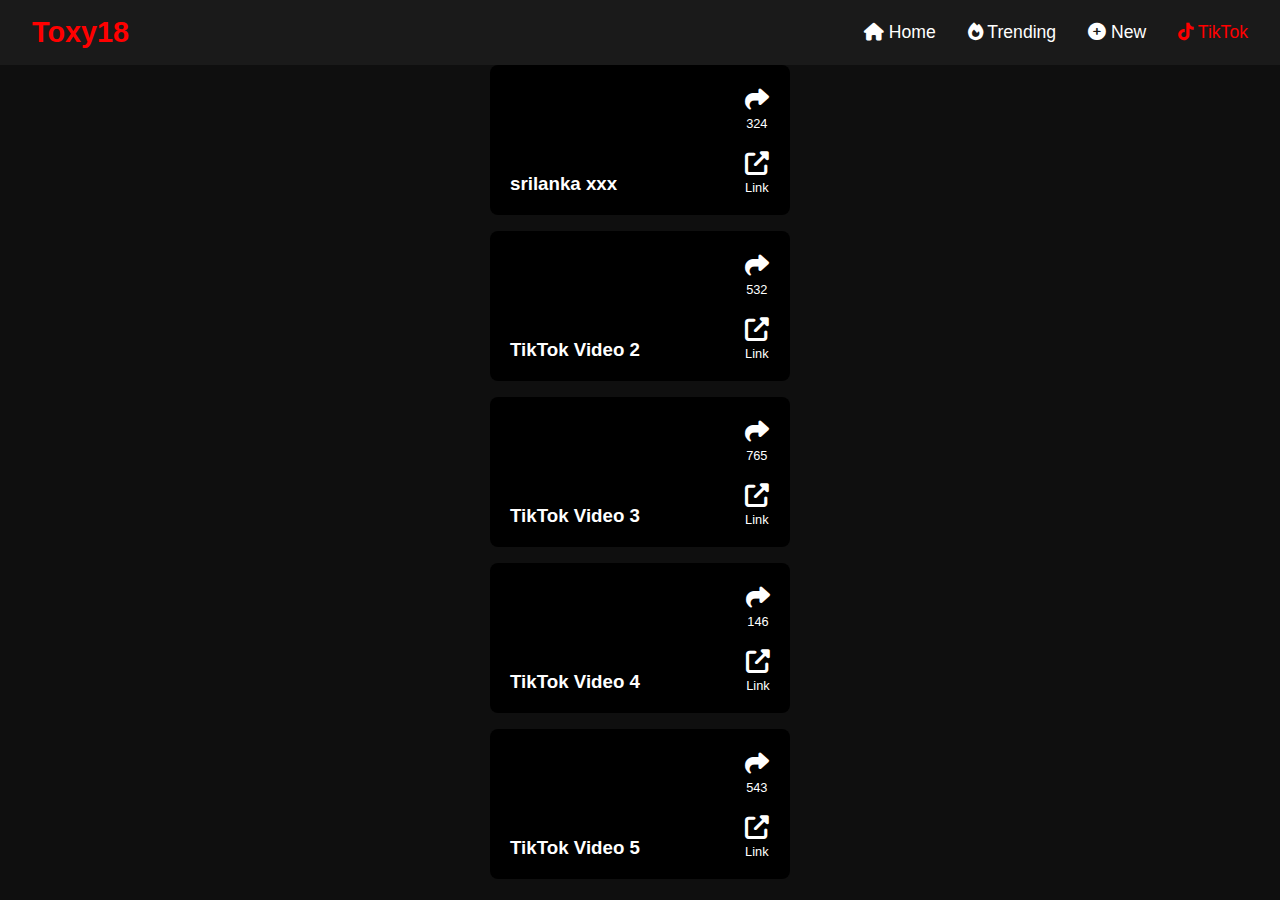
<file: tiktok.html>
<!DOCTYPE html>
<html lang="en">
<head>
    <meta charset="UTF-8">
    <meta name="viewport" content="width=device-width, initial-scale=1.0">
    <title>TikTok Videos - Toxy18</title>
    <link rel="stylesheet" href="css/style.css">
    <link rel="stylesheet" href="https://cdnjs.cloudflare.com/ajax/libs/font-awesome/6.4.0/css/all.min.css">
    <style>
        body {
            overflow-y: hidden;
        }
        
        .tiktok-page {
            height: calc(100vh - 70px);
            overflow: hidden;
        }
        
        .tiktok-container {
            height: 100%;
            overflow-y: scroll;
            scroll-snap-type: y mandatory;
            padding-bottom: 50px;
        }
        
        .tiktok-video-wrapper {
            height: 100%;
            scroll-snap-align: start;
            position: relative;
            display: flex;
            justify-content: center;
            align-items: center;
        }
        
        .tiktok-video {
            width: 100%;
            max-width: 500px;
            height: auto;
            max-height: 90vh;
            border-radius: 8px;
            overflow: hidden;
            position: relative;
            background-color: #000;
        }
        
        .tiktok-video video {
            width: 100%;
            height: 100%;
            object-fit: contain;
        }
        
        .video-info-overlay {
            position: absolute;
            bottom: 20px;
            left: 20px;
            color: white;
            z-index: 10;
            text-shadow: 1px 1px 2px rgba(0,0,0,0.7);
        }
        
        .video-actions {
            position: absolute;
            right: 20px;
            bottom: 20px;
            display: flex;
            flex-direction: column;
            align-items: center;
            gap: 20px;
        }
        
        .action-btn {
            background: none;
            border: none;
            color: white;
            font-size: 1.5rem;
            cursor: pointer;
            display: flex;
            flex-direction: column;
            align-items: center;
            text-shadow: 1px 1px 2px rgba(0,0,0,0.7);
        }
        
        .action-btn span {
            font-size: 0.8rem;
            margin-top: 5px;
        }
    </style>
</head>
<body>
    <!-- Navigation Bar -->
    <nav class="navbar">
        <div class="logo">
            <h1>Toxy18</h1>
        </div>
        <div class="nav-links">
            <a href="index.html"><i class="fas fa-home"></i> Home</a>
            <a href="trending.html"><i class="fas fa-fire"></i> Trending</a>
            <a href="new.html"><i class="fas fa-plus-circle"></i> New</a>
            <a href="tiktok.html" class="active"><i class="fab fa-tiktok"></i> TikTok</a>
        </div>
        <div class="menu-btn">
            <i class="fas fa-bars"></i>
        </div>
    </nav>

    <!-- TikTok Style Videos -->
    <div class="tiktok-page">
        <div class="tiktok-container" id="tiktok-container">
            <!-- TikTok videos will be dynamically loaded here -->
        </div>
    </div>

    <script src="js/script.js"></script>
    <script>
        document.addEventListener('DOMContentLoaded', function() {
            // Mobile menu toggle
            const menuBtn = document.querySelector('.menu-btn');
            const navLinks = document.querySelector('.nav-links');

            if (menuBtn) {
                menuBtn.addEventListener('click', function() {
                    navLinks.classList.toggle('active');
                });
            }

            // Fetch TikTok videos
            fetchTikTokVideos();
            
            // Handle scroll events for video playback
            const tiktokContainer = document.getElementById('tiktok-container');
            if (tiktokContainer) {
                tiktokContainer.addEventListener('scroll', handleScroll);
            }
        });

        function fetchTikTokVideos() {
            // This would normally be an API call to your backend
            // For now, we'll use sample data
            const sampleVideos = [
                {
                    id: 1,
                    title: 'srilanka xxx',
                    videoUrl: 'https://slslkdmlkd.github.io/videhositing/videoplayback.mp4',
                    directLink: 'https://i.ibb.co/rffqhRdP/Screenshot-2025-03-18-194330.png',
                    likes: 1245,
                    shares: 324
                },
                {
                    id: 2,
                    title: 'TikTok Video 2',
                    videoUrl: 'https://assets.mixkit.co/videos/preview/mixkit-mother-with-her-little-daughter-eating-a-marshmallow-in-nature-39764-large.mp4',
                    directLink: 'https://example.com/tiktok2',
                    likes: 2341,
                    shares: 532
                },
                {
                    id: 3,
                    title: 'TikTok Video 3',
                    videoUrl: 'https://assets.mixkit.co/videos/preview/mixkit-girl-in-neon-sign-1232-large.mp4',
                    directLink: 'https://example.com/tiktok3',
                    likes: 5432,
                    shares: 765
                },
                {
                    id: 4,
                    title: 'TikTok Video 4',
                    videoUrl: 'https://assets.mixkit.co/videos/preview/mixkit-tree-with-yellow-flowers-1173-large.mp4',
                    directLink: 'https://example.com/tiktok4',
                    likes: 987,
                    shares: 146
                },
                {
                    id: 5,
                    title: 'TikTok Video 5',
                    videoUrl: 'https://assets.mixkit.co/videos/preview/mixkit-woman-running-through-forest-32807-large.mp4',
                    directLink: 'https://example.com/tiktok5',
                    likes: 3421,
                    shares: 543
                }
            ];

            const tiktokContainer = document.getElementById('tiktok-container');
            if (tiktokContainer) {
                sampleVideos.forEach(video => {
                    tiktokContainer.appendChild(createTikTokVideo(video));
                });
                
                // Play the first video
                if (tiktokContainer.children.length > 0) {
                    const firstVideo = tiktokContainer.children[0].querySelector('video');
                    if (firstVideo) {
                        firstVideo.play();
                    }
                }
            }
        }

        function createTikTokVideo(video) {
            const videoWrapper = document.createElement('div');
            videoWrapper.className = 'tiktok-video-wrapper';
            
            videoWrapper.innerHTML = `
                <div class="tiktok-video">
                    <video src="${video.videoUrl}" loop></video>
                    <div class="video-info-overlay">
                        <h3>${video.title}</h3>
                    </div>
                    <div class="video-actions">
                        <button class="action-btn like-btn">
                            <i class="fas fa-heart"></i>
                            <span>${formatNumber(video.likes)}</span>
                        </button>
                        <button class="action-btn share-btn">
                            <i class="fas fa-share"></i>
                            <span>${formatNumber(video.shares)}</span>
                        </button>
                        <button class="action-btn direct-link-btn">
                            <i class="fas fa-external-link-alt"></i>
                            <span>Link</span>
                        </button>
                    </div>
                </div>
            `;
            
            // Add click event to open video in new window
            const directLinkBtn = videoWrapper.querySelector('.direct-link-btn');
            if (directLinkBtn) {
                directLinkBtn.addEventListener('click', function(e) {
                    e.stopPropagation();
                    window.open(video.directLink, '_blank');
                });
            }
            
            // Add click event to play/pause video
            const videoElement = videoWrapper.querySelector('video');
            if (videoElement) {
                videoElement.addEventListener('click', function() {
                    if (videoElement.paused) {
                        videoElement.play();
                    } else {
                        videoElement.pause();
                    }
                });
            }
            
            return videoWrapper;
        }

        function handleScroll() {
            const tiktokContainer = document.getElementById('tiktok-container');
            if (!tiktokContainer) return;
            
            const videoWrappers = tiktokContainer.querySelectorAll('.tiktok-video-wrapper');
            
            videoWrappers.forEach(wrapper => {
                const rect = wrapper.getBoundingClientRect();
                const video = wrapper.querySelector('video');
                
                // If video is mostly visible in the viewport
                if (rect.top >= -rect.height/2 && rect.top <= window.innerHeight - rect.height/2) {
                    if (video && video.paused) {
                        video.play();
                    }
                } else {
                    if (video && !video.paused) {
                        video.pause();
                    }
                }
            });
        }
        
        // Helper function to format numbers (e.g., 1.2K, 3.4M)
        function formatNumber(num) {
            if (num >= 1000000) {
                return (num / 1000000).toFixed(1) + 'M';
            } else if (num >= 1000) {
                return (num / 1000).toFixed(1) + 'K';
            } else {
                return num.toString();
            }
        }
    </script>
</body>
</html>
</file>
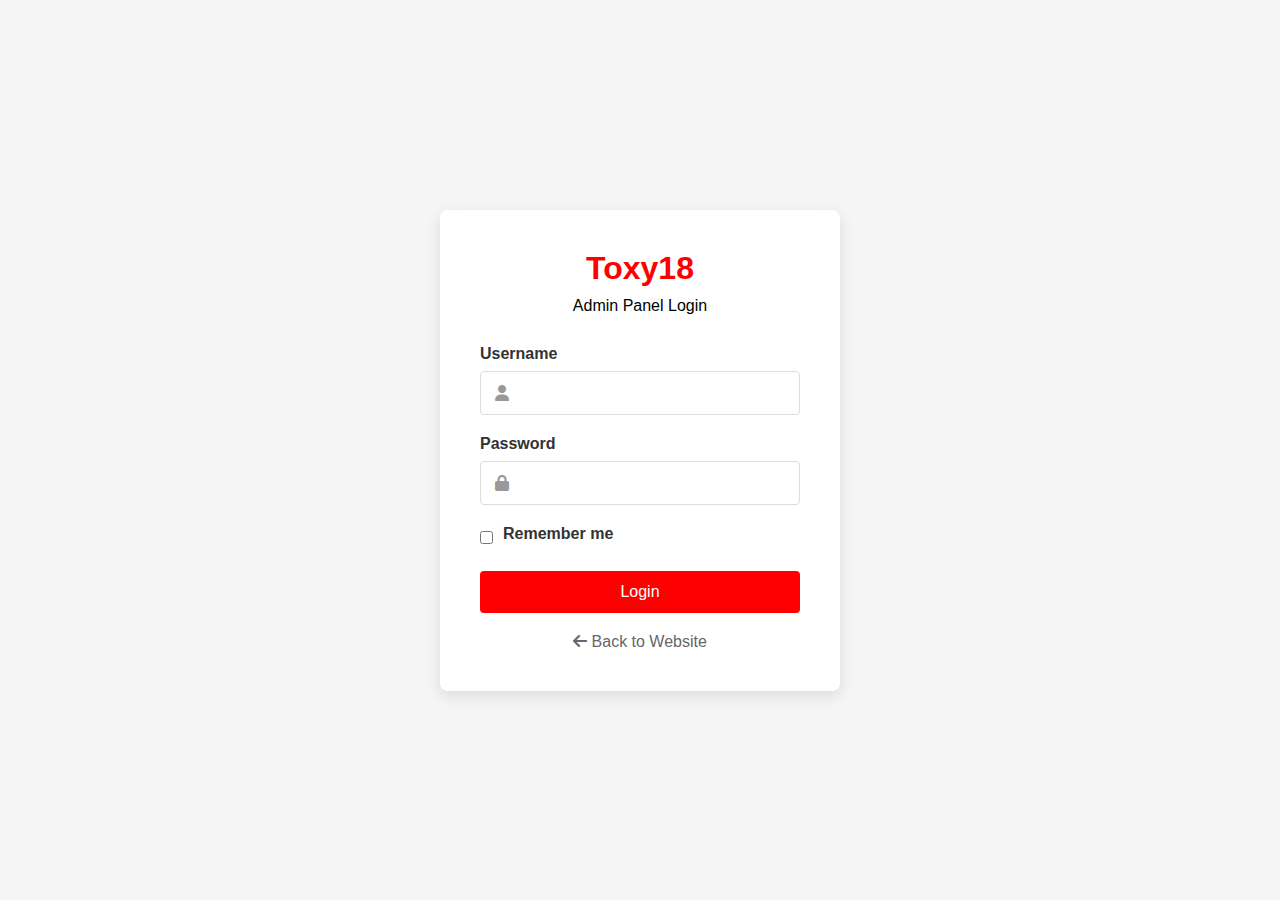
<file: admin/login.html>
<!DOCTYPE html>
<html lang="en">
<head>
    <meta charset="UTF-8">
    <meta name="viewport" content="width=device-width, initial-scale=1.0">
    <title>Admin Login - Toxy18</title>
    <link rel="stylesheet" href="https://cdnjs.cloudflare.com/ajax/libs/font-awesome/6.4.0/css/all.min.css">
    <style>
        * {
            margin: 0;
            padding: 0;
            box-sizing: border-box;
        }
        
        body {
            font-family: 'Arial', sans-serif;
            background-color: #f5f5f5;
            display: flex;
            justify-content: center;
            align-items: center;
            height: 100vh;
        }
        
        .login-container {
            background-color: #fff;
            border-radius: 8px;
            box-shadow: 0 5px 15px rgba(0,0,0,0.1);
            width: 400px;
            padding: 40px;
        }
        
        .login-header {
            text-align: center;
            margin-bottom: 30px;
        }
        
        .login-header h1 {
            color: #ff0000;
            margin-bottom: 10px;
        }
        
        .login-form .form-group {
            margin-bottom: 20px;
        }
        
        .login-form label {
            display: block;
            margin-bottom: 8px;
            font-weight: bold;
            color: #333;
        }
        
        .login-form .input-group {
            position: relative;
        }
        
        .login-form .input-group i {
            position: absolute;
            top: 50%;
            left: 15px;
            transform: translateY(-50%);
            color: #999;
        }
        
        .login-form input {
            width: 100%;
            padding: 12px 15px 12px 45px;
            border: 1px solid #ddd;
            border-radius: 4px;
            font-size: 16px;
            transition: border-color 0.3s;
        }
        
        .login-form input:focus {
            border-color: #ff0000;
            outline: none;
        }
        
        .login-form button {
            width: 100%;
            padding: 12px;
            background-color: #ff0000;
            color: #fff;
            border: none;
            border-radius: 4px;
            font-size: 16px;
            cursor: pointer;
            transition: background-color 0.3s;
        }
        
        .login-form button:hover {
            background-color: #cc0000;
        }
        
        .remember-me {
            display: flex;
            align-items: center;
            margin-bottom: 20px;
        }
        
        .remember-me input {
            margin-right: 10px;
            width: auto;
        }
        
        .back-to-site {
            text-align: center;
            margin-top: 20px;
        }
        
        .back-to-site a {
            color: #666;
            text-decoration: none;
        }
        
        .back-to-site a:hover {
            color: #ff0000;
        }
    </style>
</head>
<body>
    <div class="login-container">
        <div class="login-header">
            <h1>Toxy18</h1>
            <p>Admin Panel Login</p>
        </div>
        
        <form class="login-form" id="login-form">
            <div class="form-group">
                <label for="username">Username</label>
                <div class="input-group">
                    <i class="fas fa-user"></i>
                    <input type="text" id="username" name="username" required>
                </div>
            </div>
            
            <div class="form-group">
                <label for="password">Password</label>
                <div class="input-group">
                    <i class="fas fa-lock"></i>
                    <input type="password" id="password" name="password" required>
                </div>
            </div>
            
            <div class="remember-me">
                <input type="checkbox" id="remember" name="remember">
                <label for="remember">Remember me</label>
            </div>
            
            <button type="submit">Login</button>
        </form>
        
        <div class="back-to-site">
            <a href="../index.html"><i class="fas fa-arrow-left"></i> Back to Website</a>
        </div>
    </div>
    
    <script>
        document.getElementById('login-form').addEventListener('submit', function(e) {
            e.preventDefault();
            
            const username = document.getElementById('username').value;
            const password = document.getElementById('password').value;
            
            // In a real application, you would send these credentials to the server for validation
            // For this demo, we'll use a simple check
            if (username === 'admin' && password === 'password') {
                // Redirect to admin dashboard
                window.location.href = 'index.html';
            } else {
                alert('Invalid username or password. Please try again.');
            }
        });
    </script>
</body>
</html>
</file>
<file: css/style.css>
/* Reset and Base Styles */
* {
    margin: 0;
    padding: 0;
    box-sizing: border-box;
}

body {
    font-family: 'Arial', sans-serif;
    background-color: #0f0f0f;
    color: #ffffff;
}

/* Navigation Bar */
.navbar {
    display: flex;
    justify-content: space-between;
    align-items: center;
    padding: 1rem 2rem;
    background-color: #1a1a1a;
    position: sticky;
    top: 0;
    z-index: 100;
}

.logo h1 {
    color: #ff0000;
    font-size: 1.8rem;
}

.nav-links {
    display: flex;
    gap: 2rem;
}

.nav-links a {
    color: #ffffff;
    text-decoration: none;
    font-size: 1.1rem;
    transition: color 0.3s;
}

.nav-links a:hover, .nav-links a.active {
    color: #ff0000;
}

.menu-btn {
    display: none;
    font-size: 1.5rem;
    cursor: pointer;
}

/* Main Content */
main {
    padding: 2rem;
}

section {
    margin-bottom: 3rem;
}

h2 {
    margin-bottom: 1.5rem;
    border-left: 4px solid #ff0000;
    padding-left: 10px;
}

.video-grid {
    display: grid;
    grid-template-columns: repeat(auto-fill, minmax(300px, 1fr));
    gap: 1.5rem;
}

.video-card {
    background-color: #1a1a1a;
    border-radius: 8px;
    overflow: hidden;
    transition: transform 0.3s;
    cursor: pointer;
}

.video-card:hover {
    transform: translateY(-5px);
}

.thumbnail {
    position: relative;
    width: 100%;
    height: 0;
    padding-bottom: 56.25%; /* 16:9 aspect ratio */
    overflow: hidden;
}

.thumbnail img {
    position: absolute;
    top: 0;
    left: 0;
    width: 100%;
    height: 100%;
    object-fit: cover;
}

.play-btn {
    position: absolute;
    top: 50%;
    left: 50%;
    transform: translate(-50%, -50%);
    background-color: rgba(255, 0, 0, 0.7);
    color: white;
    border: none;
    border-radius: 50%;
    width: 50px;
    height: 50px;
    font-size: 1.5rem;
    display: flex;
    justify-content: center;
    align-items: center;
    opacity: 0;
    transition: opacity 0.3s;
}

.thumbnail:hover .play-btn {
    opacity: 1;
}

.video-info {
    padding: 1rem;
}

.video-info h3 {
    margin-bottom: 0.5rem;
    font-size: 1.1rem;
}

.video-info p {
    color: #aaaaaa;
    font-size: 0.9rem;
}

/* Footer */
footer {
    text-align: center;
    padding: 1.5rem;
    background-color: #1a1a1a;
    margin-top: 2rem;
}

/* TikTok Style Videos */
.tiktok-container {
    display: flex;
    flex-direction: column;
    align-items: center;
    gap: 1rem;
    max-width: 500px;
    margin: 0 auto;
}

.tiktok-video {
    width: 100%;
    border-radius: 8px;
    overflow: hidden;
    position: relative;
}

.tiktok-video video {
    width: 100%;
    height: auto;
    display: block;
}

/* Responsive Design */
@media (max-width: 768px) {
    .nav-links {
        position: fixed;
        top: 70px;
        left: -100%;
        flex-direction: column;
        background-color: #1a1a1a;
        width: 100%;
        text-align: center;
        transition: 0.3s;
        padding: 1rem 0;
        gap: 1rem;
    }

    .nav-links.active {
        left: 0;
    }

    .menu-btn {
        display: block;
    }

    .video-grid {
        grid-template-columns: repeat(auto-fill, minmax(250px, 1fr));
    }
}

@media (max-width: 480px) {
    .video-grid {
        grid-template-columns: 1fr;
    }
}
</file>
